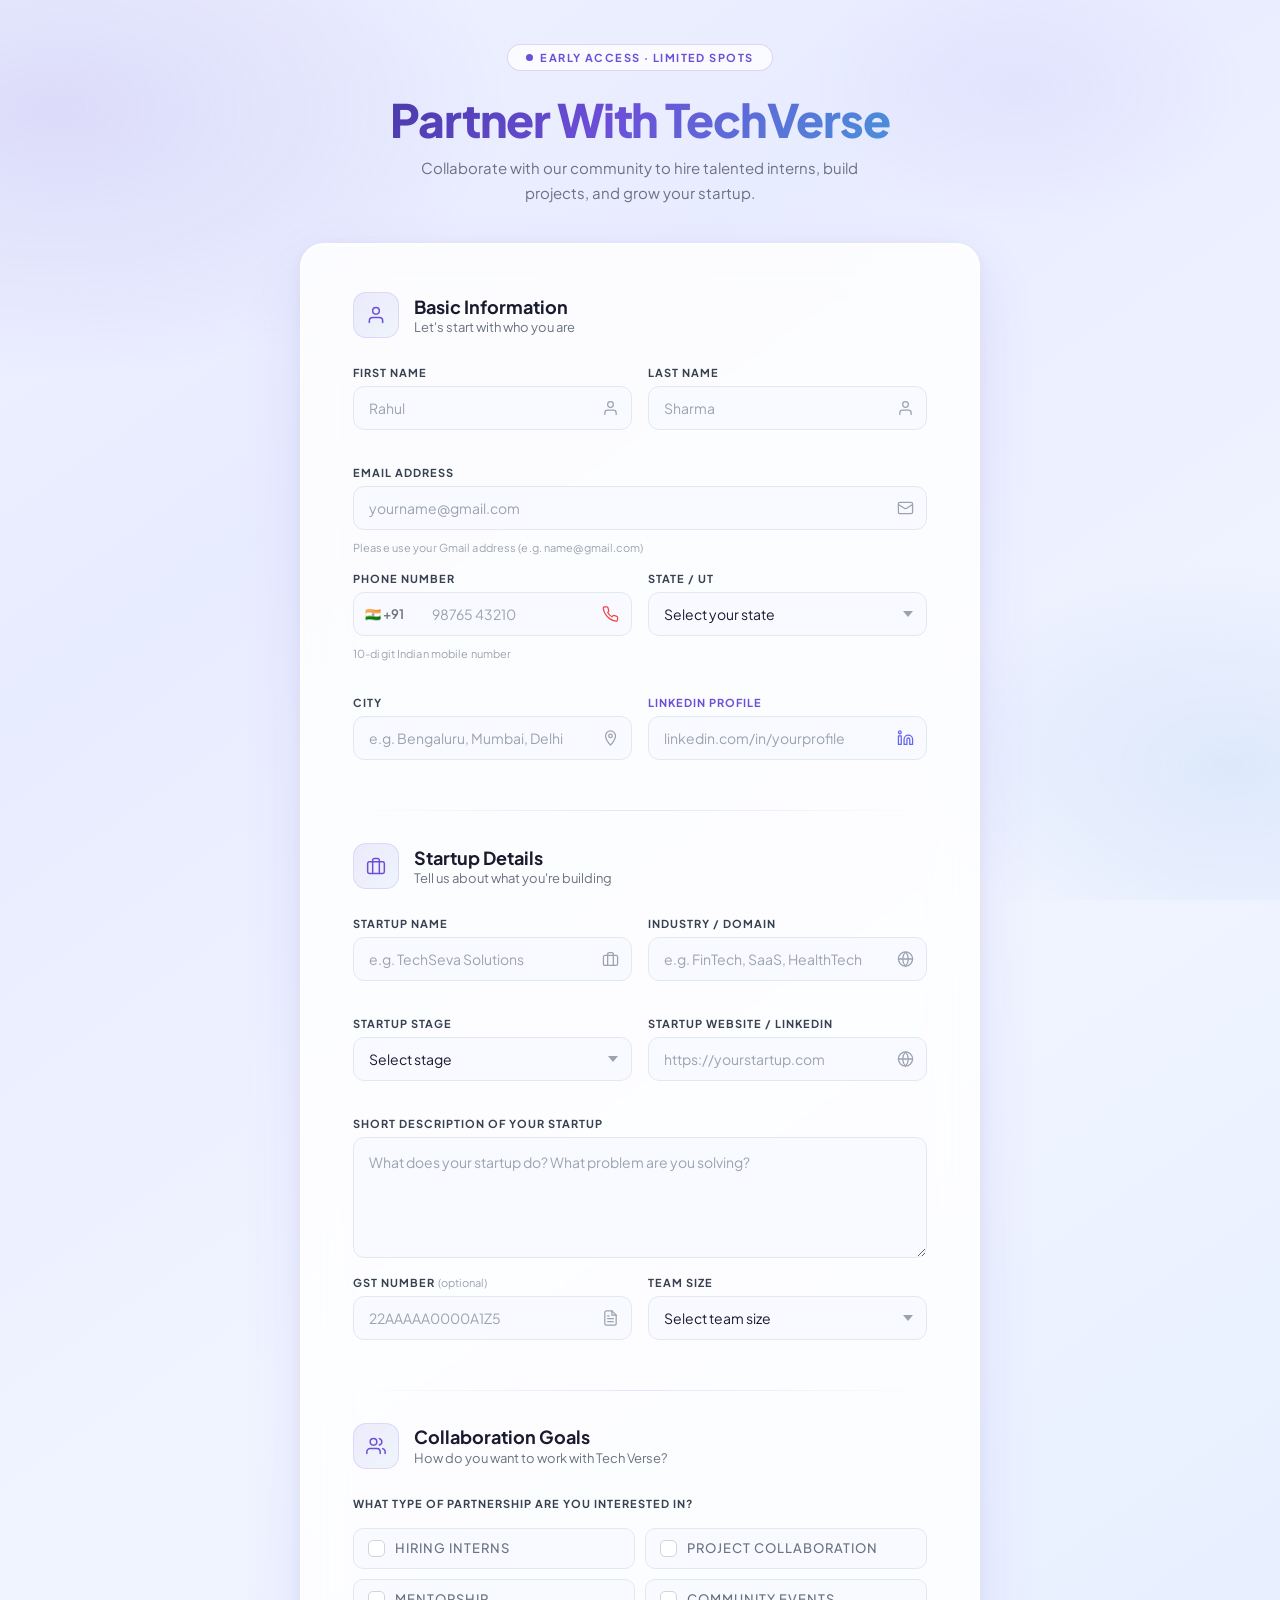
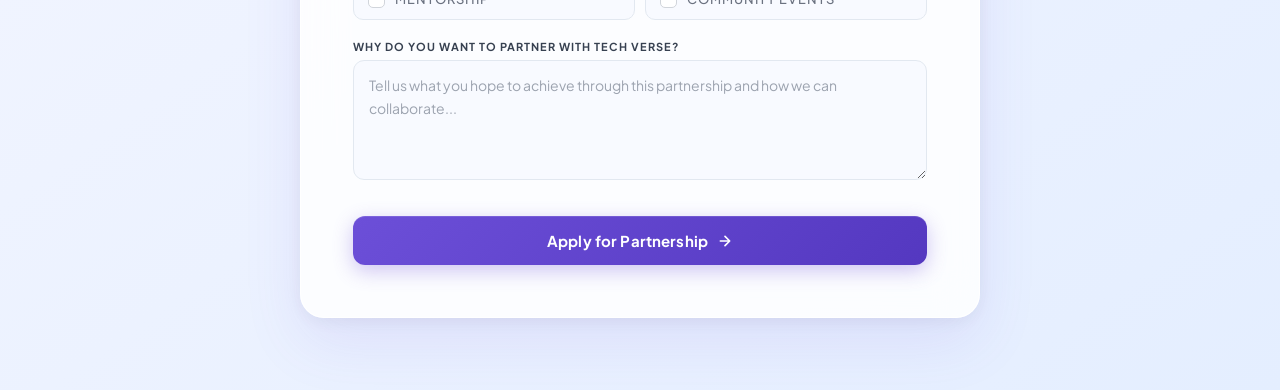
<file: form.html>
<!DOCTYPE html>
<html lang="en">
<head>
<meta charset="UTF-8">
<meta name="viewport" content="width=device-width, initial-scale=1.0">
<title>Tech Verse — Partner Application</title>
<link href="https://fonts.googleapis.com/css2?family=Plus+Jakarta+Sans:wght@300;400;500;600;700;800&display=swap" rel="stylesheet">
<link rel="stylesheet" href="form.css">
</head>
<body>
<div class="page">

  <!-- BADGE -->
  <div class="badge">
    <span class="badge-dot"></span>
    Early Access · Limited Spots
  </div>

  <!-- HEADER -->
  <header class="page-header">
    <h1 class="page-title">Partner With TechVerse</h1>
    <p class="page-subtitle">Collaborate with our community to hire talented interns, build projects, and grow your startup.</p>
  </header>

  <!-- FORM CARD -->
  <div class="form-card" id="formCard">

    <!-- SUCCESS STATE -->
    <div class="success-overlay" id="successOverlay">
      <div class="success-ring">
        <svg viewBox="0 0 24 24"><polyline points="4,12 9,17 20,6"/></svg>
      </div>
      <div class="success-title">Application Submitted! 🎉</div>
      <div class="success-body">Thank you! Our team will review your application and contact you soon to discuss next steps.</div>
    </div>

    <!-- FORM -->
    <form id="pForm" novalidate>

      <!-- SECTION 1 -->
      <div class="section-head">
        <div class="section-icon">
          <svg viewBox="0 0 24 24" fill="none" stroke="#6c4fd8" stroke-width="1.8" stroke-linecap="round" stroke-linejoin="round">
            <path d="M20 21v-2a4 4 0 0 0-4-4H8a4 4 0 0 0-4 4v2"/>
            <circle cx="12" cy="7" r="4"/>
          </svg>
        </div>
        <div>
          <div class="section-title">Basic Information</div>
          <div class="section-subtitle">Let's start with who you are</div>
        </div>
      </div>

      <div class="field-row">
        <div class="field-group">
          <label>First Name</label>
          <div class="input-wrap">
            <input type="text" name="firstName" placeholder="Rahul" autocomplete="given-name">
            <svg class="ico" viewBox="0 0 24 24" fill="none" stroke="currentColor" stroke-width="1.8" stroke-linecap="round" stroke-linejoin="round"><path d="M20 21v-2a4 4 0 0 0-4-4H8a4 4 0 0 0-4 4v2"/><circle cx="12" cy="7" r="4"/></svg>
          </div>
        </div>
        <div class="field-group">
          <label>Last Name</label>
          <div class="input-wrap">
            <input type="text" name="lastName" placeholder="Sharma" autocomplete="family-name">
            <svg class="ico" viewBox="0 0 24 24" fill="none" stroke="currentColor" stroke-width="1.8" stroke-linecap="round" stroke-linejoin="round"><path d="M20 21v-2a4 4 0 0 0-4-4H8a4 4 0 0 0-4 4v2"/><circle cx="12" cy="7" r="4"/></svg>
          </div>
        </div>
      </div>

      <div class="field-group">
        <label>Email Address</label>
        <div class="input-wrap">
          <input type="email" name="email" id="emailInput" placeholder="yourname@gmail.com" autocomplete="email" required>
          <svg class="ico" viewBox="0 0 24 24" fill="none" stroke="currentColor" stroke-width="1.8" stroke-linecap="round" stroke-linejoin="round"><rect x="2" y="4" width="20" height="16" rx="2"/><path d="m22 7-8.97 5.7a1.94 1.94 0 0 1-2.06 0L2 7"/></svg>
        </div>
        <span class="field-hint">Please use your Gmail address (e.g. name@gmail.com)</span>
      </div>

      <div class="field-row">
        <div class="field-group">
          <label>Phone Number</label>
          <div class="input-wrap phone-wrap">
            <span class="phone-prefix">🇮🇳 +91</span>
            <input type="tel" name="phone" id="phoneInput" class="phone-input" placeholder="98765 43210" autocomplete="tel" maxlength="10">
            <svg class="ico" style="color:#ef4444" viewBox="0 0 24 24" fill="none" stroke="currentColor" stroke-width="1.8" stroke-linecap="round" stroke-linejoin="round"><path d="M22 16.92v3a2 2 0 0 1-2.18 2 19.79 19.79 0 0 1-8.63-3.07A19.5 19.5 0 0 1 4.69 12a19.79 19.79 0 0 1-3-8.59A2 2 0 0 1 3.62 2h3a2 2 0 0 1 2 1.72 12.84 12.84 0 0 0 .7 2.81 2 2 0 0 1-.45 2.11L8.09 9.91a16 16 0 0 0 6 6l1.27-1.27a2 2 0 0 1 2.11-.45 12.84 12.84 0 0 0 2.81.7A2 2 0 0 1 22 16.92z"/></svg>
          </div>
          <span class="field-hint">10-digit Indian mobile number</span>
        </div>
        <div class="field-group">
          <label>State / UT</label>
          <div class="sel-wrap">
            <select name="region">
              <option value="" disabled selected>Select your state</option>
              <optgroup label="States">
                <option>Andhra Pradesh</option>
                <option>Arunachal Pradesh</option>
                <option>Assam</option>
                <option>Bihar</option>
                <option>Chhattisgarh</option>
                <option>Goa</option>
                <option>Gujarat</option>
                <option>Haryana</option>
                <option>Himachal Pradesh</option>
                <option>Jharkhand</option>
                <option>Karnataka</option>
                <option>Kerala</option>
                <option>Madhya Pradesh</option>
                <option>Maharashtra</option>
                <option>Manipur</option>
                <option>Meghalaya</option>
                <option>Mizoram</option>
                <option>Nagaland</option>
                <option>Odisha</option>
                <option>Punjab</option>
                <option>Rajasthan</option>
                <option>Sikkim</option>
                <option>Tamil Nadu</option>
                <option>Telangana</option>
                <option>Tripura</option>
                <option>Uttar Pradesh</option>
                <option>Uttarakhand</option>
                <option>West Bengal</option>
              </optgroup>
              <optgroup label="Union Territories">
                <option>Andaman & Nicobar Islands</option>
                <option>Chandigarh</option>
                <option>Dadra & Nagar Haveli and Daman & Diu</option>
                <option>Delhi (NCT)</option>
                <option>Jammu & Kashmir</option>
                <option>Ladakh</option>
                <option>Lakshadweep</option>
                <option>Puducherry</option>
              </optgroup>
            </select>
          </div>
        </div>
      </div>

      <div class="field-row">
        <div class="field-group">
          <label>City</label>
          <div class="input-wrap">
            <input type="text" name="city" placeholder="e.g. Bengaluru, Mumbai, Delhi">
            <svg class="ico" viewBox="0 0 24 24" fill="none" stroke="currentColor" stroke-width="1.8" stroke-linecap="round" stroke-linejoin="round"><path d="M12 2C8.13 2 5 5.13 5 9c0 5.25 7 13 7 13s7-7.75 7-13c0-3.87-3.13-7-7-7z"/><circle cx="12" cy="9" r="2.5"/></svg>
          </div>
        </div>
        <div class="field-group">
          <label class="hl">LinkedIn Profile</label>
          <div class="input-wrap">
            <input type="url" name="linkedin" placeholder="linkedin.com/in/yourprofile">
            <svg class="ico" style="color:#6366f1" viewBox="0 0 24 24" fill="none" stroke="currentColor" stroke-width="1.8" stroke-linecap="round" stroke-linejoin="round"><path d="M16 8a6 6 0 0 1 6 6v7h-4v-7a2 2 0 0 0-2-2 2 2 0 0 0-2 2v7h-4v-7a6 6 0 0 1 6-6z"/><rect x="2" y="9" width="4" height="12"/><circle cx="4" cy="4" r="2"/></svg>
          </div>
        </div>
      </div>

      <div class="sec-divider"></div>

      <!-- SECTION 2 -->
      <div class="section-head">
        <div class="section-icon">
          <svg viewBox="0 0 24 24" fill="none" stroke="#6c4fd8" stroke-width="1.8" stroke-linecap="round" stroke-linejoin="round">
            <rect x="2" y="7" width="20" height="14" rx="2"/>
            <path d="M16 21V5a2 2 0 0 0-2-2h-4a2 2 0 0 0-2 2v16"/>
          </svg>
        </div>
        <div>
          <div class="section-title">Startup Details</div>
          <div class="section-subtitle">Tell us about what you're building</div>
        </div>
      </div>

      <div class="field-row">
        <div class="field-group">
          <label>Startup Name</label>
          <div class="input-wrap">
            <input type="text" name="startupName" placeholder="e.g. TechSeva Solutions">
            <svg class="ico" viewBox="0 0 24 24" fill="none" stroke="currentColor" stroke-width="1.8" stroke-linecap="round" stroke-linejoin="round"><rect x="2" y="7" width="20" height="14" rx="2"/><path d="M16 21V5a2 2 0 0 0-2-2h-4a2 2 0 0 0-2 2v16"/></svg>
          </div>
        </div>
        <div class="field-group">
          <label>Industry / Domain</label>
          <div class="input-wrap">
            <input type="text" name="domain" placeholder="e.g. FinTech, SaaS, HealthTech">
            <svg class="ico" viewBox="0 0 24 24" fill="none" stroke="currentColor" stroke-width="1.8" stroke-linecap="round" stroke-linejoin="round"><circle cx="12" cy="12" r="10"/><path d="M2 12h20M12 2a15.3 15.3 0 0 1 4 10 15.3 15.3 0 0 1-4 10 15.3 15.3 0 0 1-4-10 15.3 15.3 0 0 1 4-10z"/></svg>
          </div>
        </div>
      </div>

      <div class="field-row">
        <div class="field-group">
          <label>Startup Stage</label>
          <div class="sel-wrap">
            <select name="stage">
              <option value="" disabled selected>Select stage</option>
              <option>Idea Stage</option>
              <option>Early Stage</option>
              <option>Growth Stage</option>
            </select>
          </div>
        </div>
        <div class="field-group">
          <label>Startup Website / LinkedIn</label>
          <div class="input-wrap">
            <input type="url" name="website" placeholder="https://yourstartup.com">
            <svg class="ico" viewBox="0 0 24 24" fill="none" stroke="currentColor" stroke-width="1.8" stroke-linecap="round" stroke-linejoin="round"><circle cx="12" cy="12" r="10"/><path d="M2 12h20"/><path d="M12 2a15.3 15.3 0 0 1 4 10 15.3 15.3 0 0 1-4 10 15.3 15.3 0 0 1-4-10 15.3 15.3 0 0 1 4-10z"/></svg>
          </div>
        </div>
      </div>

      <div class="field-group">
        <label>Short Description of Your Startup</label>
        <textarea name="description" class="plain" placeholder="What does your startup do? What problem are you solving?" rows="4"></textarea>
      </div>

      <div class="field-row">
        <div class="field-group">
          <label>GST Number <span style="font-weight:400;text-transform:none;letter-spacing:0;color:var(--text-light)">(optional)</span></label>
          <div class="input-wrap">
            <input type="text" name="gst" placeholder="22AAAAA0000A1Z5" maxlength="15" style="text-transform:uppercase">
            <svg class="ico" viewBox="0 0 24 24" fill="none" stroke="currentColor" stroke-width="1.8" stroke-linecap="round" stroke-linejoin="round"><path d="M14 2H6a2 2 0 0 0-2 2v16a2 2 0 0 0 2 2h12a2 2 0 0 0 2-2V8z"/><polyline points="14 2 14 8 20 8"/><line x1="16" y1="13" x2="8" y2="13"/><line x1="16" y1="17" x2="8" y2="17"/><polyline points="10 9 9 9 8 9"/></svg>
          </div>
        </div>
        <div class="field-group">
          <label>Team Size</label>
          <div class="sel-wrap">
            <select name="teamSize">
              <option value="" disabled selected>Select team size</option>
              <option>Solo Founder</option>
              <option>2–5 members</option>
              <option>6–10 members</option>
              <option>11–25 members</option>
              <option>26–50 members</option>
              <option>50+ members</option>
            </select>
          </div>
        </div>
      </div>

      <div class="sec-divider"></div>

      <!-- SECTION 3 -->
      <div class="section-head">
        <div class="section-icon">
          <svg viewBox="0 0 24 24" fill="none" stroke="#6c4fd8" stroke-width="1.8" stroke-linecap="round" stroke-linejoin="round">
            <path d="M17 21v-2a4 4 0 0 0-4-4H5a4 4 0 0 0-4 4v2"/>
            <circle cx="9" cy="7" r="4"/>
            <path d="M23 21v-2a4 4 0 0 0-3-3.87"/>
            <path d="M16 3.13a4 4 0 0 1 0 7.75"/>
          </svg>
        </div>
        <div>
          <div class="section-title">Collaboration Goals</div>
          <div class="section-subtitle">How do you want to work with Tech Verse?</div>
        </div>
      </div>

      <div class="field-group" style="margin-bottom:20px;">
        <span class="check-title">What type of partnership are you interested in?</span>
        <div class="check-grid">
          <label class="check-pill">
            <input type="checkbox" name="p" value="interns">
            <span class="cb-box"><svg viewBox="0 0 12 12"><polyline points="1,6 4,9 11,2"/></svg></span>
            <span class="cb-text">Hiring Interns</span>
          </label>
          <label class="check-pill">
            <input type="checkbox" name="p" value="project">
            <span class="cb-box"><svg viewBox="0 0 12 12"><polyline points="1,6 4,9 11,2"/></svg></span>
            <span class="cb-text">Project Collaboration</span>
          </label>
          <label class="check-pill">
            <input type="checkbox" name="p" value="mentorship">
            <span class="cb-box"><svg viewBox="0 0 12 12"><polyline points="1,6 4,9 11,2"/></svg></span>
            <span class="cb-text">Mentorship</span>
          </label>
          <label class="check-pill">
            <input type="checkbox" name="p" value="events">
            <span class="cb-box"><svg viewBox="0 0 12 12"><polyline points="1,6 4,9 11,2"/></svg></span>
            <span class="cb-text">Community Events</span>
          </label>
        </div>
      </div>

      <div class="field-group">
        <label>Why do you want to partner with Tech Verse?</label>
        <textarea name="whyPartner" class="plain" placeholder="Tell us what you hope to achieve through this partnership and how we can collaborate..." rows="4"></textarea>
      </div>

      <!-- SUBMIT -->
      <div class="submit-wrap">
        <button type="submit" class="btn-submit" id="submitBtn">
          Apply for Partnership
          <svg viewBox="0 0 24 24" fill="none" stroke="currentColor" stroke-width="2.5" stroke-linecap="round" stroke-linejoin="round"><path d="M5 12h14M12 5l7 7-7 7"/></svg>
        </button>
      </div>

    </form>
  </div>

</div>

<script>
  // Only allow digits in phone field
  const phoneInput = document.getElementById('phoneInput');
  if (phoneInput) {
    phoneInput.addEventListener('input', function() {
      this.value = this.value.replace(/\D/g, '').slice(0, 10);
    });
  }

  document.getElementById('pForm').addEventListener('submit', function(e) {
    e.preventDefault();

    let valid = true;

    // Gmail validation
    const emailInput = document.getElementById('emailInput');
    if (emailInput) {
      const email = emailInput.value.trim().toLowerCase();
      if (!email.endsWith('@gmail.com')) {
        emailInput.style.borderColor = '#ef4444';
        emailInput.style.boxShadow = '0 0 0 3px rgba(239,68,68,0.12)';
        emailInput.nextElementSibling && (emailInput.nextElementSibling.style.color = '#ef4444');
        emailInput.closest('.field-group').querySelector('.field-hint').style.color = '#ef4444';
        emailInput.closest('.field-group').querySelector('.field-hint').textContent = '⚠ Please use a valid Gmail address (name@gmail.com)';
        emailInput.addEventListener('input', function() {
          this.style.borderColor = '';
          this.style.boxShadow = '';
          this.closest('.field-group').querySelector('.field-hint').style.color = '';
          this.closest('.field-group').querySelector('.field-hint').textContent = 'Please use your Gmail address (e.g. name@gmail.com)';
        }, { once: true });
        valid = false;
      }
    }

    // Phone validation - must be 10 digits
    if (phoneInput) {
      const phone = phoneInput.value.replace(/\D/g, '');
      if (phone.length !== 10) {
        phoneInput.style.borderColor = '#ef4444';
        phoneInput.style.boxShadow = '0 0 0 3px rgba(239,68,68,0.12)';
        phoneInput.closest('.field-group').querySelector('.field-hint').style.color = '#ef4444';
        phoneInput.closest('.field-group').querySelector('.field-hint').textContent = '⚠ Enter a valid 10-digit mobile number';
        phoneInput.addEventListener('input', function() {
          this.style.borderColor = '';
          this.style.boxShadow = '';
          this.closest('.field-group').querySelector('.field-hint').style.color = '';
          this.closest('.field-group').querySelector('.field-hint').textContent = '10-digit Indian mobile number';
        }, { once: true });
        valid = false;
      }
    }

    if (!valid) return;

    const form = document.getElementById('pForm');
    form.style.transition = 'opacity 0.3s ease, transform 0.3s ease';
    form.style.opacity = '0';
    form.style.transform = 'translateY(-8px)';
    setTimeout(() => {
      form.style.display = 'none';
      document.getElementById('successOverlay').classList.add('visible');
    }, 300);
  });
</script>
</body>
</html>
</file>
<file: form.css>
*, *::before, *::after { box-sizing: border-box; margin: 0; padding: 0; }

:root {
  --purple: #6c4fd8;
  --purple-light: #8b72f0;
  --purple-dark: #5438c0;
  --blue: #4a90d9;
  --text: #1a1a2e;
  --text-muted: #6b7280;
  --text-light: #9ca3af;
  --border: #e2e8f0;
  --input-bg: #f8faff;
  --label: #374151;
}

html { scroll-behavior: smooth; }

body {
  font-family: 'Plus Jakarta Sans', sans-serif;
  background: linear-gradient(145deg, #eef2ff 0%, #e8ecff 25%, #f0f4ff 55%, #e4eeff 100%);
  min-height: 100vh;
  color: var(--text);
  overflow-x: hidden;
}

body::before {
  content: '';
  position: fixed;
  inset: 0;
  background:
    radial-gradient(ellipse 65% 55% at 4% 12%, rgba(108,79,216,0.13) 0%, transparent 55%),
    radial-gradient(ellipse 50% 45% at 96% 85%, rgba(74,144,217,0.11) 0%, transparent 50%),
    radial-gradient(ellipse 35% 30% at 80% 10%, rgba(139,114,240,0.07) 0%, transparent 50%);
  pointer-events: none;
  z-index: 0;
}

/* ── PAGE ── */
.page {
  position: relative;
  z-index: 1;
  min-height: 100vh;
  display: flex;
  flex-direction: column;
  align-items: center;
  padding: 44px 20px 72px;
}

/* ── BADGE ── */
.badge {
  display: inline-flex;
  align-items: center;
  gap: 7px;
  background: rgba(255,255,255,0.78);
  border: 1px solid rgba(108,79,216,0.22);
  border-radius: 100px;
  padding: 6px 18px;
  font-size: 11px;
  font-weight: 700;
  letter-spacing: 0.13em;
  color: var(--purple);
  text-transform: uppercase;
  margin-bottom: 22px;
  backdrop-filter: blur(10px);
  animation: fadeDown 0.5s ease both;
}

.badge-dot {
  width: 7px;
  height: 7px;
  border-radius: 50%;
  background: var(--purple);
  animation: pulse 2s ease-in-out infinite;
}

@keyframes pulse {
  0%,100% { opacity:1; transform:scale(1); }
  50%      { opacity:.55; transform:scale(.82); }
}

/* ── HEADER ── */
.page-header {
  text-align: center;
  margin-bottom: 38px;
  animation: fadeDown 0.6s 0.06s ease both;
}

.page-title {
  font-size: clamp(28px, 5vw, 46px);
  font-weight: 800;
  letter-spacing: -0.025em;
  line-height: 1.15;
  background: linear-gradient(130deg, #4a3aaa 0%, #6c4fd8 45%, #4a90d9 100%);
  -webkit-background-clip: text;
  -webkit-text-fill-color: transparent;
  background-clip: text;
  margin-bottom: 10px;
}

.page-subtitle {
  font-size: 15px;
  font-weight: 400;
  color: var(--text-muted);
  line-height: 1.65;
  max-width: 480px;
  margin: 0 auto;
}

/* ── CARD ── */
.form-card {
  width: 100%;
  max-width: 680px;
  background: rgba(255,255,255,0.84);
  border: 1px solid rgba(255,255,255,0.95);
  border-radius: 24px;
  padding: 48px 52px 52px;
  backdrop-filter: blur(22px);
  -webkit-backdrop-filter: blur(22px);
  box-shadow:
    0 2px 0 rgba(255,255,255,0.8) inset,
    0 24px 60px rgba(108,79,216,0.11),
    0 4px 20px rgba(0,0,0,0.06);
  animation: fadeUp 0.7s 0.14s ease both;
}

/* ── SECTION ── */
.section-head {
  display: flex;
  align-items: center;
  gap: 15px;
  margin-bottom: 28px;
}

.section-icon {
  width: 46px;
  height: 46px;
  border-radius: 13px;
  background: linear-gradient(135deg, rgba(108,79,216,0.11), rgba(74,144,217,0.08));
  border: 1px solid rgba(108,79,216,0.14);
  display: flex;
  align-items: center;
  justify-content: center;
  flex-shrink: 0;
}

.section-icon svg { width: 20px; height: 20px; }

.section-title { font-size: 18px; font-weight: 700; color: var(--text); line-height: 1.2; }
.section-subtitle { font-size: 13px; color: var(--text-muted); margin-top: 2px; }

/* ── DIVIDER ── */
.sec-divider {
  height: 1px;
  background: linear-gradient(90deg, transparent, rgba(108,79,216,0.15), transparent);
  margin: 32px 0;
}

/* ── FIELDS ── */
.field-row {
  display: grid;
  grid-template-columns: 1fr 1fr;
  gap: 16px;
  margin-bottom: 18px;
}

.field-group {
  display: flex;
  flex-direction: column;
  gap: 7px;
  margin-bottom: 18px;
}

.field-group:last-child { margin-bottom: 0; }

label {
  font-size: 11px;
  font-weight: 700;
  letter-spacing: 0.09em;
  text-transform: uppercase;
  color: var(--label);
}

label.hl { color: var(--purple); }

.input-wrap { position: relative; }

.input-wrap .ico {
  position: absolute;
  right: 13px;
  top: 50%;
  transform: translateY(-50%);
  width: 17px;
  height: 17px;
  color: #9ca3af;
  pointer-events: none;
  transition: color 0.2s;
  flex-shrink: 0;
}

.input-wrap:focus-within .ico { color: var(--purple); }

input[type="text"],
input[type="email"],
input[type="tel"],
input[type="url"],
select,
textarea {
  width: 100%;
  background: var(--input-bg);
  border: 1.5px solid var(--border);
  border-radius: 11px;
  color: var(--text);
  font-family: 'Plus Jakarta Sans', sans-serif;
  font-size: 14px;
  font-weight: 400;
  padding: 12px 40px 12px 15px;
  outline: none;
  transition: border-color 0.2s, box-shadow 0.2s, background 0.2s;
  -webkit-appearance: none;
  appearance: none;
}

input.plain, textarea { padding-right: 15px; }

input::placeholder, textarea::placeholder { color: var(--text-light); }

input:focus, select:focus, textarea:focus {
  border-color: var(--purple);
  background: #fff;
  box-shadow: 0 0 0 3.5px rgba(108,79,216,0.11);
}

textarea { resize: vertical; min-height: 108px; line-height: 1.65; padding: 13px 15px; }

/* ── SELECT ── */
.sel-wrap { position: relative; }
.sel-wrap select { padding-right: 40px; cursor: pointer; }
.sel-wrap::after {
  content: '';
  position: absolute;
  right: 14px;
  top: 50%;
  transform: translateY(-50%);
  border-left: 5px solid transparent;
  border-right: 5px solid transparent;
  border-top: 6px solid #9ca3af;
  pointer-events: none;
  transition: border-top-color 0.2s;
}
.sel-wrap:focus-within::after { border-top-color: var(--purple); }
select option { background: #fff; color: var(--text); }

/* ── CHECKBOXES ── */
.check-title {
  font-size: 11px;
  font-weight: 700;
  letter-spacing: 0.09em;
  text-transform: uppercase;
  color: var(--label);
  display: block;
  margin-bottom: 11px;
}

.check-grid {
  display: grid;
  grid-template-columns: 1fr 1fr;
  gap: 10px;
}

.check-pill {
  display: flex;
  align-items: center;
  gap: 10px;
  padding: 11px 14px;
  border: 1.5px solid var(--border);
  border-radius: 10px;
  background: var(--input-bg);
  cursor: pointer;
  transition: all 0.2s;
  user-select: none;
}

.check-pill:hover {
  border-color: rgba(108,79,216,0.3);
  background: rgba(108,79,216,0.04);
}

.check-pill input { display: none; }

.cb-box {
  width: 17px;
  height: 17px;
  border-radius: 5px;
  border: 1.5px solid #d1d5db;
  background: #fff;
  flex-shrink: 0;
  display: flex;
  align-items: center;
  justify-content: center;
  transition: all 0.2s;
}

.cb-box svg {
  width: 9px; height: 9px;
  stroke: #fff; stroke-width: 2.5;
  fill: none; opacity: 0;
  transition: opacity 0.15s;
}

.check-pill input:checked ~ .cb-box {
  background: linear-gradient(135deg, var(--purple), var(--purple-dark));
  border-color: var(--purple);
}

.check-pill input:checked ~ .cb-box svg { opacity: 1; }

.check-pill:has(input:checked) {
  border-color: rgba(108,79,216,0.35);
  background: rgba(108,79,216,0.05);
}

.cb-text {
  font-size: 13px;
  font-weight: 500;
  color: var(--text-muted);
  transition: color 0.2s;
}

.check-pill:has(input:checked) .cb-text { color: var(--purple-dark); }

/* ── SUBMIT ── */
.submit-wrap {
  margin-top: 36px;
  display: flex;
  justify-content: center;
}

.btn-submit {
  background: linear-gradient(135deg, #6c4fd8 0%, #5438c0 100%);
  border: none;
  border-radius: 12px;
  color: #fff;
  font-family: 'Plus Jakarta Sans', sans-serif;
  font-size: 15px;
  font-weight: 700;
  padding: 15px 52px;
  cursor: pointer;
  transition: transform 0.2s ease, box-shadow 0.2s ease;
  box-shadow: 0 6px 20px rgba(108,79,216,0.32), 0 1px 0 rgba(255,255,255,0.12) inset;
  display: flex;
  align-items: center;
  gap: 9px;
  letter-spacing: 0.01em;
  width: 100%;
  justify-content: center;
}

.btn-submit:hover {
  transform: translateY(-2px);
  box-shadow: 0 12px 28px rgba(108,79,216,0.42), 0 1px 0 rgba(255,255,255,0.12) inset;
}

.btn-submit:active { transform: translateY(0); }
.btn-submit svg { width: 16px; height: 16px; }

/* ── SUCCESS ── */
.success-overlay {
  display: none;
  flex-direction: column;
  align-items: center;
  text-align: center;
  padding: 32px 0 8px;
  animation: fadeInScale 0.5s ease both;
}

.success-overlay.visible { display: flex; }

.success-ring {
  width: 70px; height: 70px;
  border-radius: 50%;
  background: linear-gradient(135deg, rgba(108,79,216,0.1), rgba(56,189,248,0.08));
  border: 1.5px solid rgba(108,79,216,0.2);
  display: flex; align-items: center; justify-content: center;
  margin-bottom: 20px;
}

.success-ring svg {
  width: 28px; height: 28px;
  stroke: var(--purple); stroke-width: 2; fill: none;
  stroke-dasharray: 58; stroke-dashoffset: 58;
  animation: drawCheck 0.5s 0.3s ease forwards;
}

.success-title { font-size: 21px; font-weight: 800; color: var(--text); margin-bottom: 10px; }
.success-body { font-size: 14px; color: var(--text-muted); line-height: 1.7; max-width: 340px; }

/* ── ANIMATIONS ── */
@keyframes fadeDown {
  from { opacity: 0; transform: translateY(-12px); }
  to   { opacity: 1; transform: translateY(0); }
}
@keyframes fadeUp {
  from { opacity: 0; transform: translateY(22px); }
  to   { opacity: 1; transform: translateY(0); }
}
@keyframes fadeInScale {
  from { opacity: 0; transform: scale(0.94); }
  to   { opacity: 1; transform: scale(1); }
}
@keyframes drawCheck { to { stroke-dashoffset: 0; } }

/* ── FIELD HINT ── */
.field-hint {
  font-size: 11px;
  color: var(--text-light);
  margin-top: 4px;
  letter-spacing: 0.01em;
}

/* ── PHONE PREFIX ── */
.phone-wrap {
  display: flex;
  align-items: center;
}

.phone-prefix {
  position: absolute;
  left: 12px;
  top: 50%;
  transform: translateY(-50%);
  font-size: 13px;
  font-weight: 600;
  color: var(--text-muted);
  pointer-events: none;
  white-space: nowrap;
  z-index: 1;
}

.phone-input {
  padding-left: 78px !important;
}

/* ── RESPONSIVE ── */
@media (max-width: 580px) {
  .form-card { padding: 32px 22px 40px; border-radius: 18px; }
  .field-row { grid-template-columns: 1fr; gap: 0; }
  .check-grid { grid-template-columns: 1fr; }
  .btn-submit { padding: 15px 28px; }
}
@media (max-width: 420px) {
  .page { padding: 28px 14px 52px; }
  .form-card { padding: 26px 16px 34px; }
}
</file>
